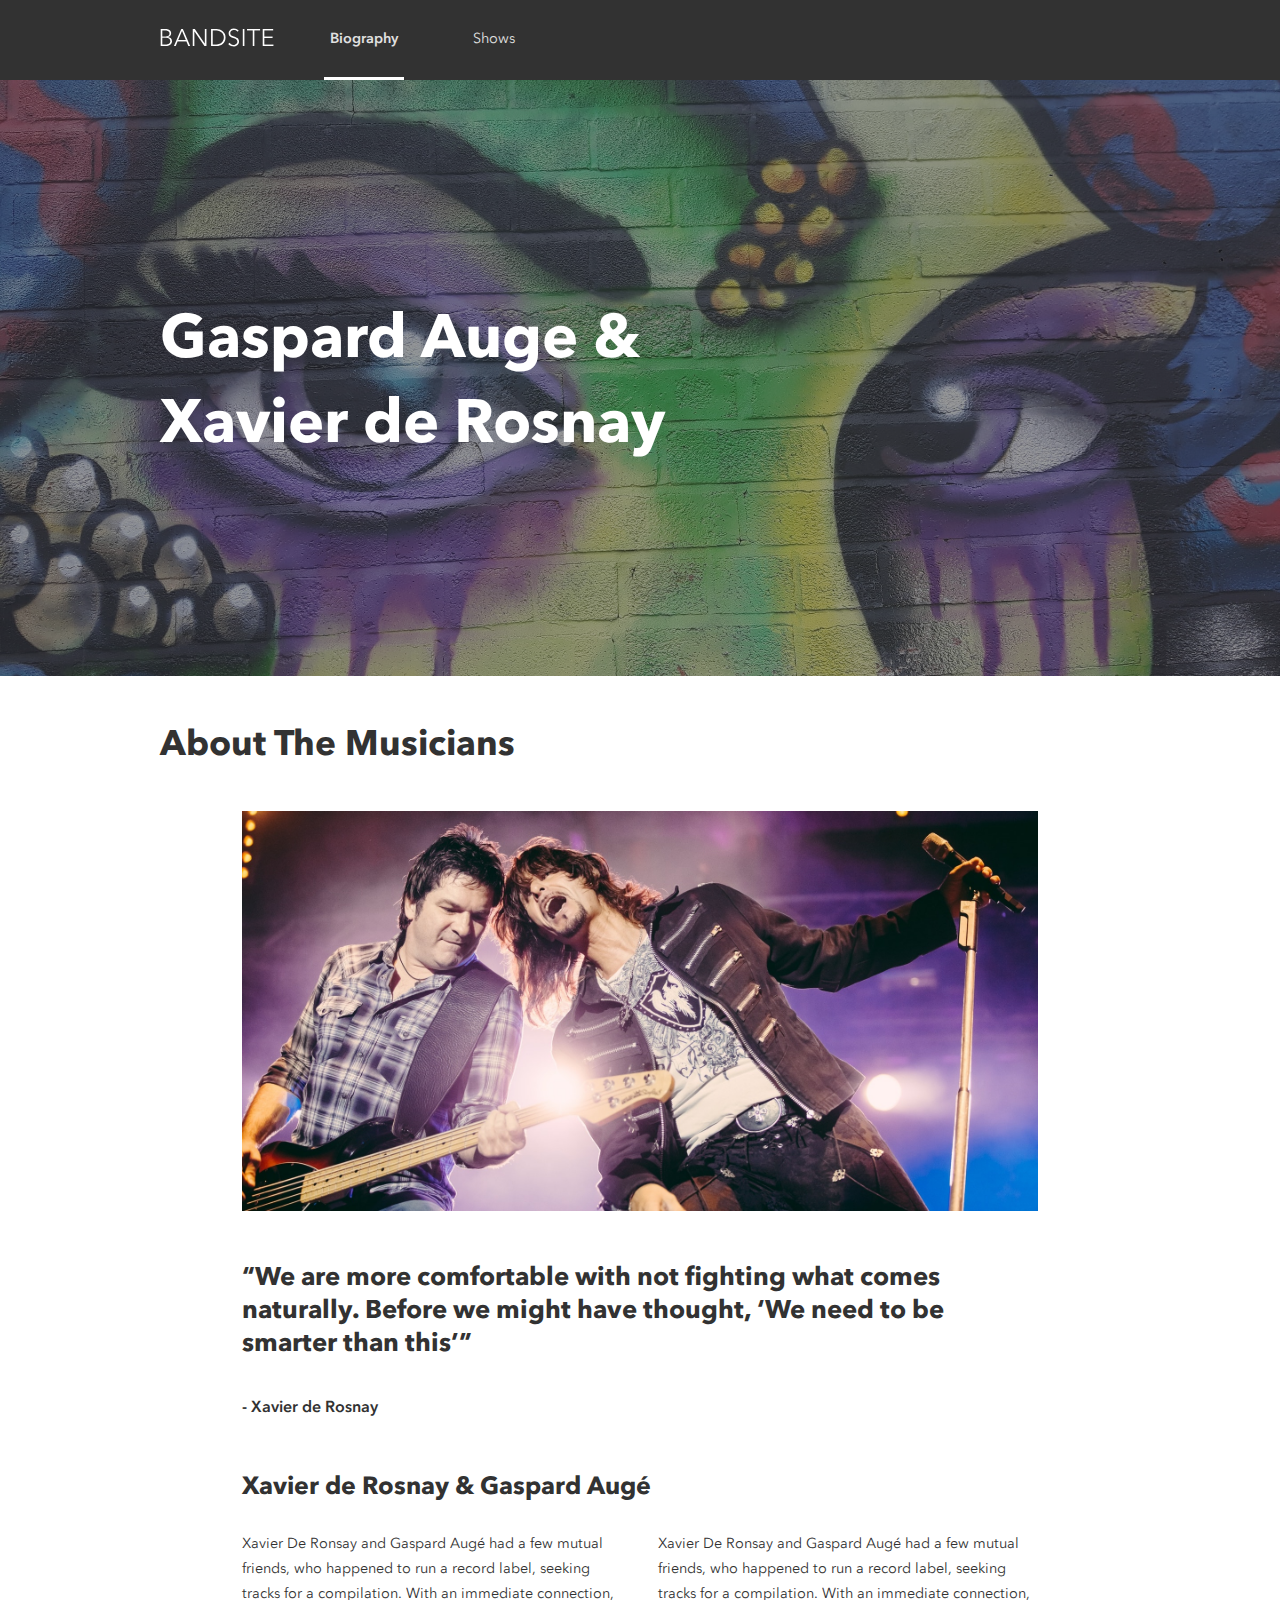
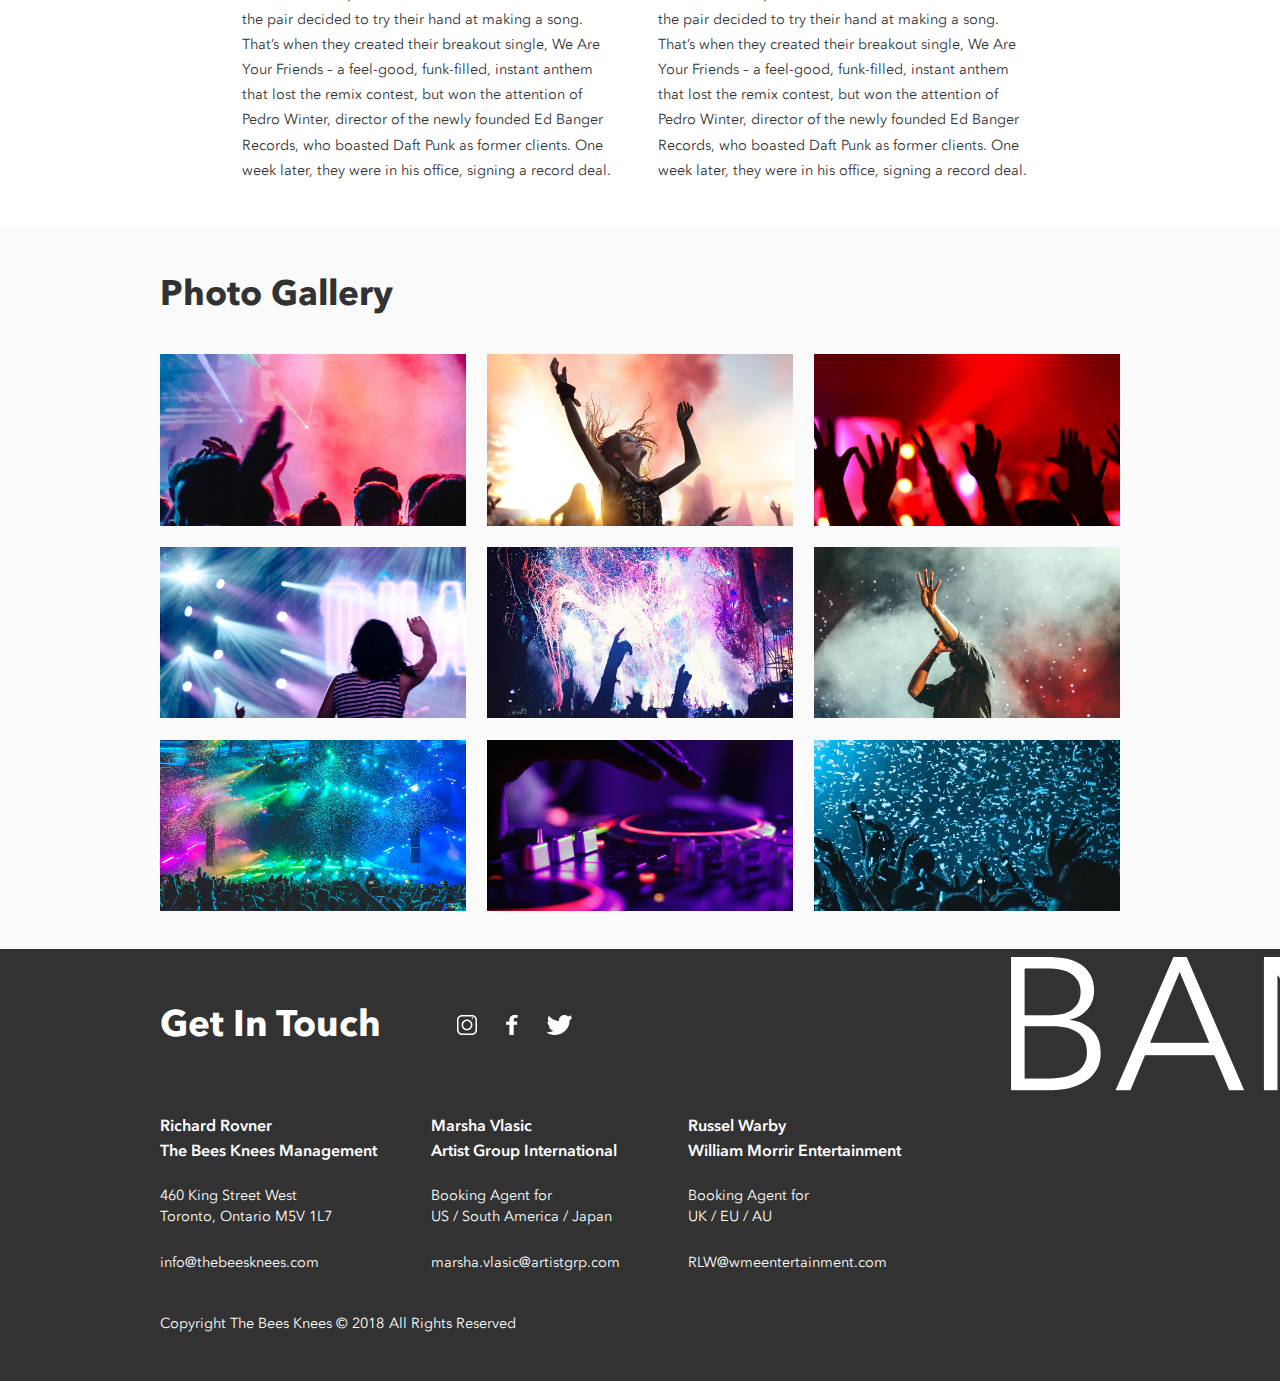
<file: Sprint-One/index.html>
<!DOCTYPE html>
<html lang="en">
<head>
    <meta charset="UTF-8">
    <meta name="viewport" content="width=device-width, initial-scale=1.0">
    <link rel="stylesheet" href="Styles/main.css">
    <title>BandSite</title>
</head>
<body>

<header class="header">
    <div class="header__logo">
        <a href="index.html" class="header__logo-link"><img class="header__logo-img" src="./Assets/Logo/Logo-bandsite.svg" alt="Logo that says BANDSITE in block letters that are white on a faded black background."></a>
    </div>    
    <nav class="header__nav">
        <ul class="header__nav-list">
            <li class="header__list-item header__list-item--active">
                <a href="index.html" class="header__link">Biography</a>
            </li>
            <li class="header__list-item">
                <a href="index.html" class="header__link">Shows</a>
            </li>
        </ul>
    </nav>
</header>
    
<div class="hero">
    <div class="hero__img-container">
        <h1 class="hero__text">Gaspard Auge & Xavier de Rosnay</h1>
        <div class="hero__overlay"></div>
    </div>
</div>

<div class="main">
    <h2 class="main__title">About The Musicians</h2>
    <img class="main__img" src="./Assets/Images/artist-image.jpg" alt="Two men performing on stage, one playing bass guitar and the other singing. Purple lights and smoke in the background.">
    <p class="main__quote">“We are more comfortable with not fighting what comes naturally. Before we might have thought, ‘We need to be smarter than this’”</p>
    <p class="main__quote-credit">- Xavier de Rosnay</p>

    <h3 class="main__about-title">Xavier de Rosnay & Gaspard Augé</h3>
        <div class="main__about-container">
            <p class="main__about-1">Xavier De Ronsay and Gaspard Augé had a few mutual friends, who happened to run a record label, seeking tracks for a compilation. With an immediate connection, the pair decided to try their hand at making a song. That’s when they created their breakout single, We Are Your Friends – a feel-good, funk-filled, instant anthem that lost the remix contest, but won the attention of Pedro Winter, director of the newly founded Ed Banger Records, who boasted Daft Punk as former clients. One week later, they were in his office, signing a record deal.</p>
            <p class="main__about-2">Xavier De Ronsay and Gaspard Augé had a few mutual friends, who happened to run a record label, seeking tracks for a compilation. With an immediate connection, the pair decided to try their hand at making a song. That’s when they created their breakout single, We Are Your Friends – a feel-good, funk-filled, instant anthem that lost the remix contest, but won the attention of Pedro Winter, director of the newly founded Ed Banger Records, who boasted Daft Punk as former clients. One week later, they were in his office, signing a record deal.</p>
        </div>
</div>

<div class="gallery">
    <h4 class="gallery__title">Photo Gallery</h4>
    <div class="gallery__container">
        <img class="gallery__img" src="Assets/Images/Photo-gallery-1.jpg" alt="Crowd at a concert, only heads and hand are seen, purple and pink lights with smoke in background.">
        <img class="gallery__img" src="Assets/Images/Photo-gallery-2.jpg" alt="Woman at a concert, she's smiling and her hands are in the air, pink and yellow lights with smoke in background.">
        <img class="gallery__img" src="Assets/Images/Photo-gallery-3.jpg" alt="Silhuoette of hands from a crowd, red lights shine in background.">
        <img class="gallery__img" src="Assets/Images/Photo-gallery-4.jpg" alt="The back of a person watching a concert is shown, with right hand in the air, blue and purple lights.">
        <img class="gallery__img" src="Assets/Images/Photo-gallery-5.jpg" alt="Hands of crowd at a concert, colorful streamers are flying in the air and bright lights are shining.">
        <img class="gallery__img" src="Assets/Images/Photo-gallery-6.jpg" alt="Singer holding microphone is shown on stage holding up four fingers, white smoke and lights in background.">
        <img class="gallery__img" src="Assets/Images/Photo-gallery-7.jpg" alt="Concert stage is shown with heads and hands of people in the crowd watching, rainbow lights and confetti over the stage.">
        <img class="gallery__img" src="Assets/Images/Photo-gallery-8.jpg" alt="Mix table is shown with lights illuminating dials and buttons, and hand of DJ reaching over top.">
        <img class="gallery__img" src="Assets/Images/Photo-gallery-9.jpg" alt="Concert crowd is shown with hands in the air, confetti flies overhead and bluw lights shine.">
    </div>
</div>

<footer class="footer">
    <div class="footer__social">
        <h5 class="footer__social-title">Get In Touch</h5>
        <div class="footer__social-icons">
            <a href="http://instagram.com"><img src="./Assets/Icons/SVG/Icon-instagram.svg"></a>
            <a href="http://facebook.com"><img src="./Assets/Icons/SVG/Icon-facebook.svg"></a>
            <a href="http://twitter.com"><img src="./Assets/Icons/SVG/Icon-twitter.svg"></a>
        </div>
        <div class="footer__social-logo">
            <img src="./Assets/Logo/Logo-bandsite.svg">
        </div>
    </div>
        <div class="footer__contact-container">
            <div class="footer__contact footer__contact-desktop">
                <p class="footer__contact-name">Richard Rovner</p>
                <p class="footer__contact-company">The Bees Knees Management</p>
                <p class="footer__contact-info">460 King Street West</p>
                <p class="footer__contact-info">Toronto, Ontario M5V 1L7</p>
                <p class="footer__contact-email">info@thebeesknees.com</p>
            </div>
            <div class="footer__contact footer__contact-tablet">
                <p class="footer__contact-name">Marsha Vlasic</p>
                <p class="footer__contact-company">Artist Group International</p>
                <p class="footer__contact-info">Booking Agent for</p>
                <p class="footer__contact-info">US / South America / Japan</p>
                <p class="footer__contact-email">marsha.vlasic@artistgrp.com</p>
            </div>
            <div class="footer__contact">
                <p class="footer__contact-name">Russel Warby</p>
                <p class="footer__contact-company">William Morrir Entertainment</p>
                <p class="footer__contact-info">Booking Agent for</p>
                <p class="footer__contact-info">UK / EU / AU</p>
                <p class="footer__contact-email">RLW@wmeentertainment.com</p>
            </div>
        </div>
        <div class="footer__copyright">
            <p class="footer__copyright-info">Copyright The Bees Knees © 2018</p>
            <p class="footer__copyright-info">All Rights Reserved</p>
        </div>
</footer>

</body>
</html>
</file>
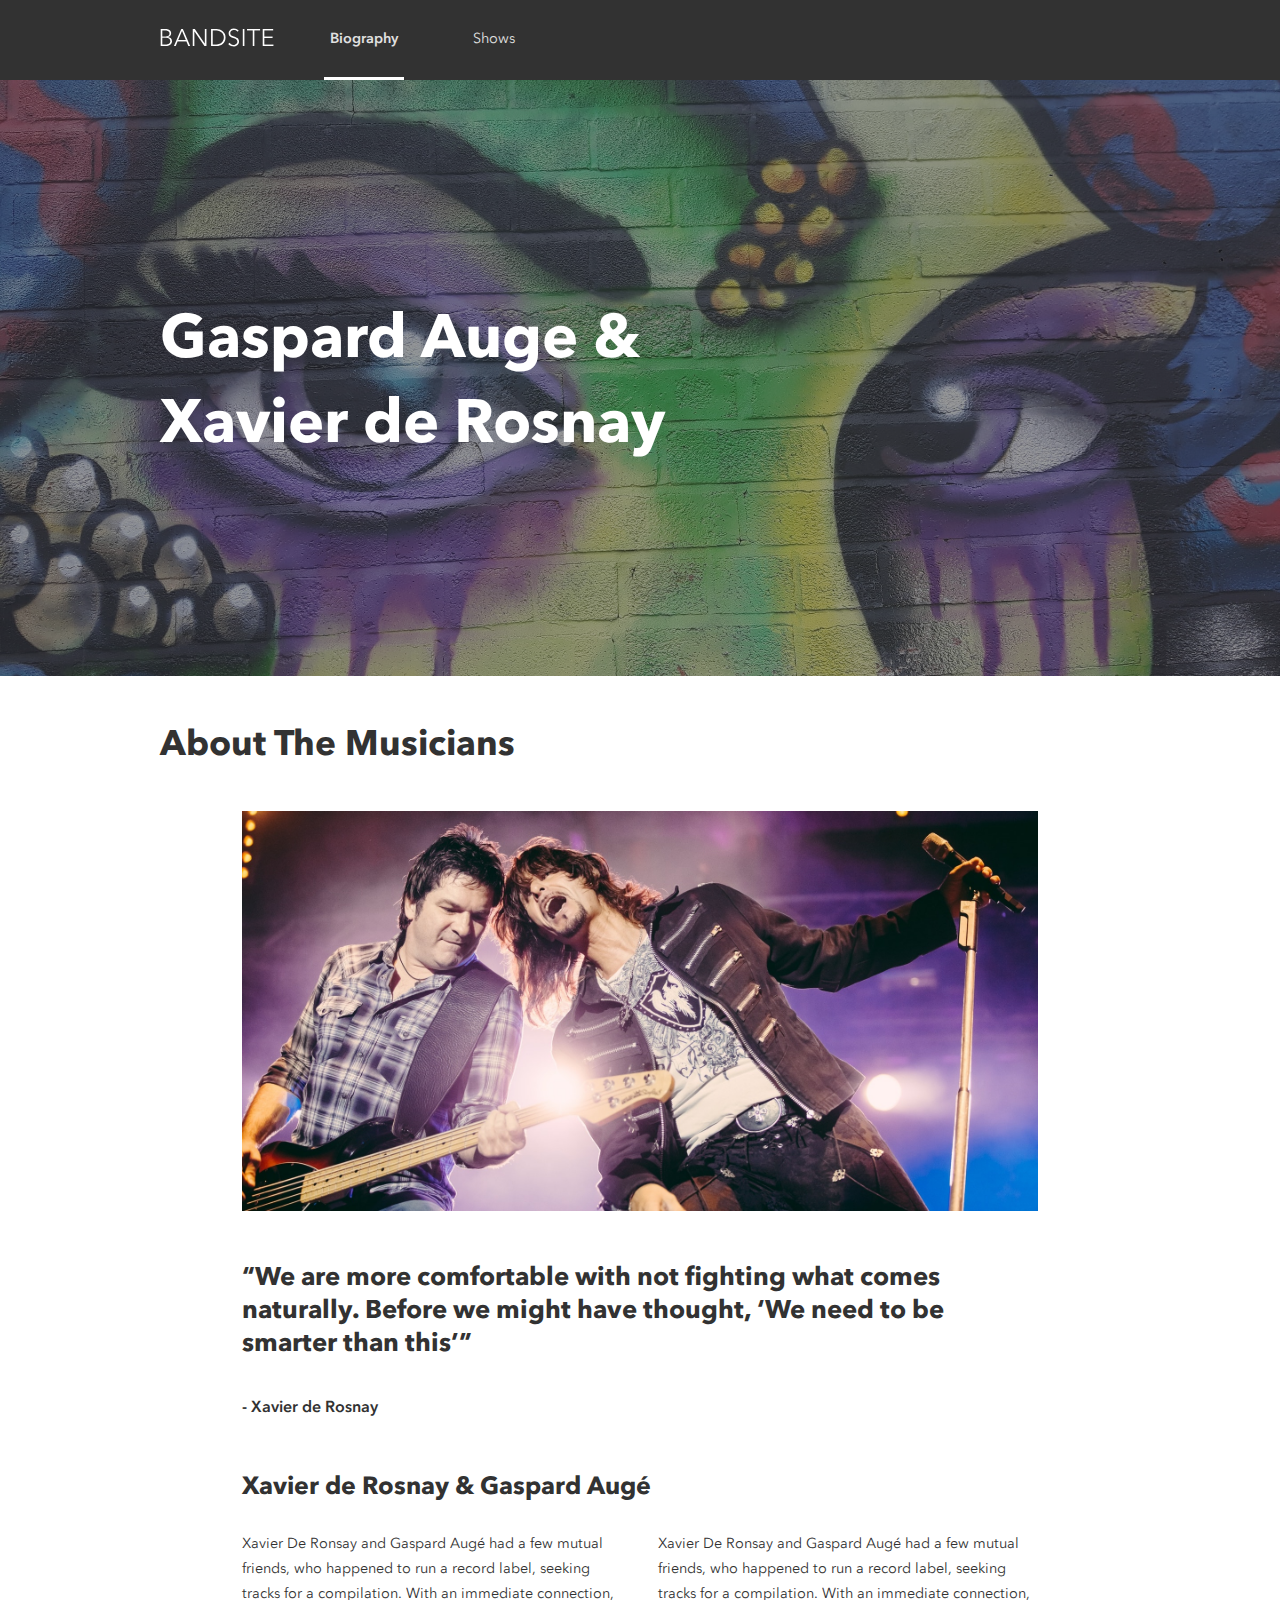
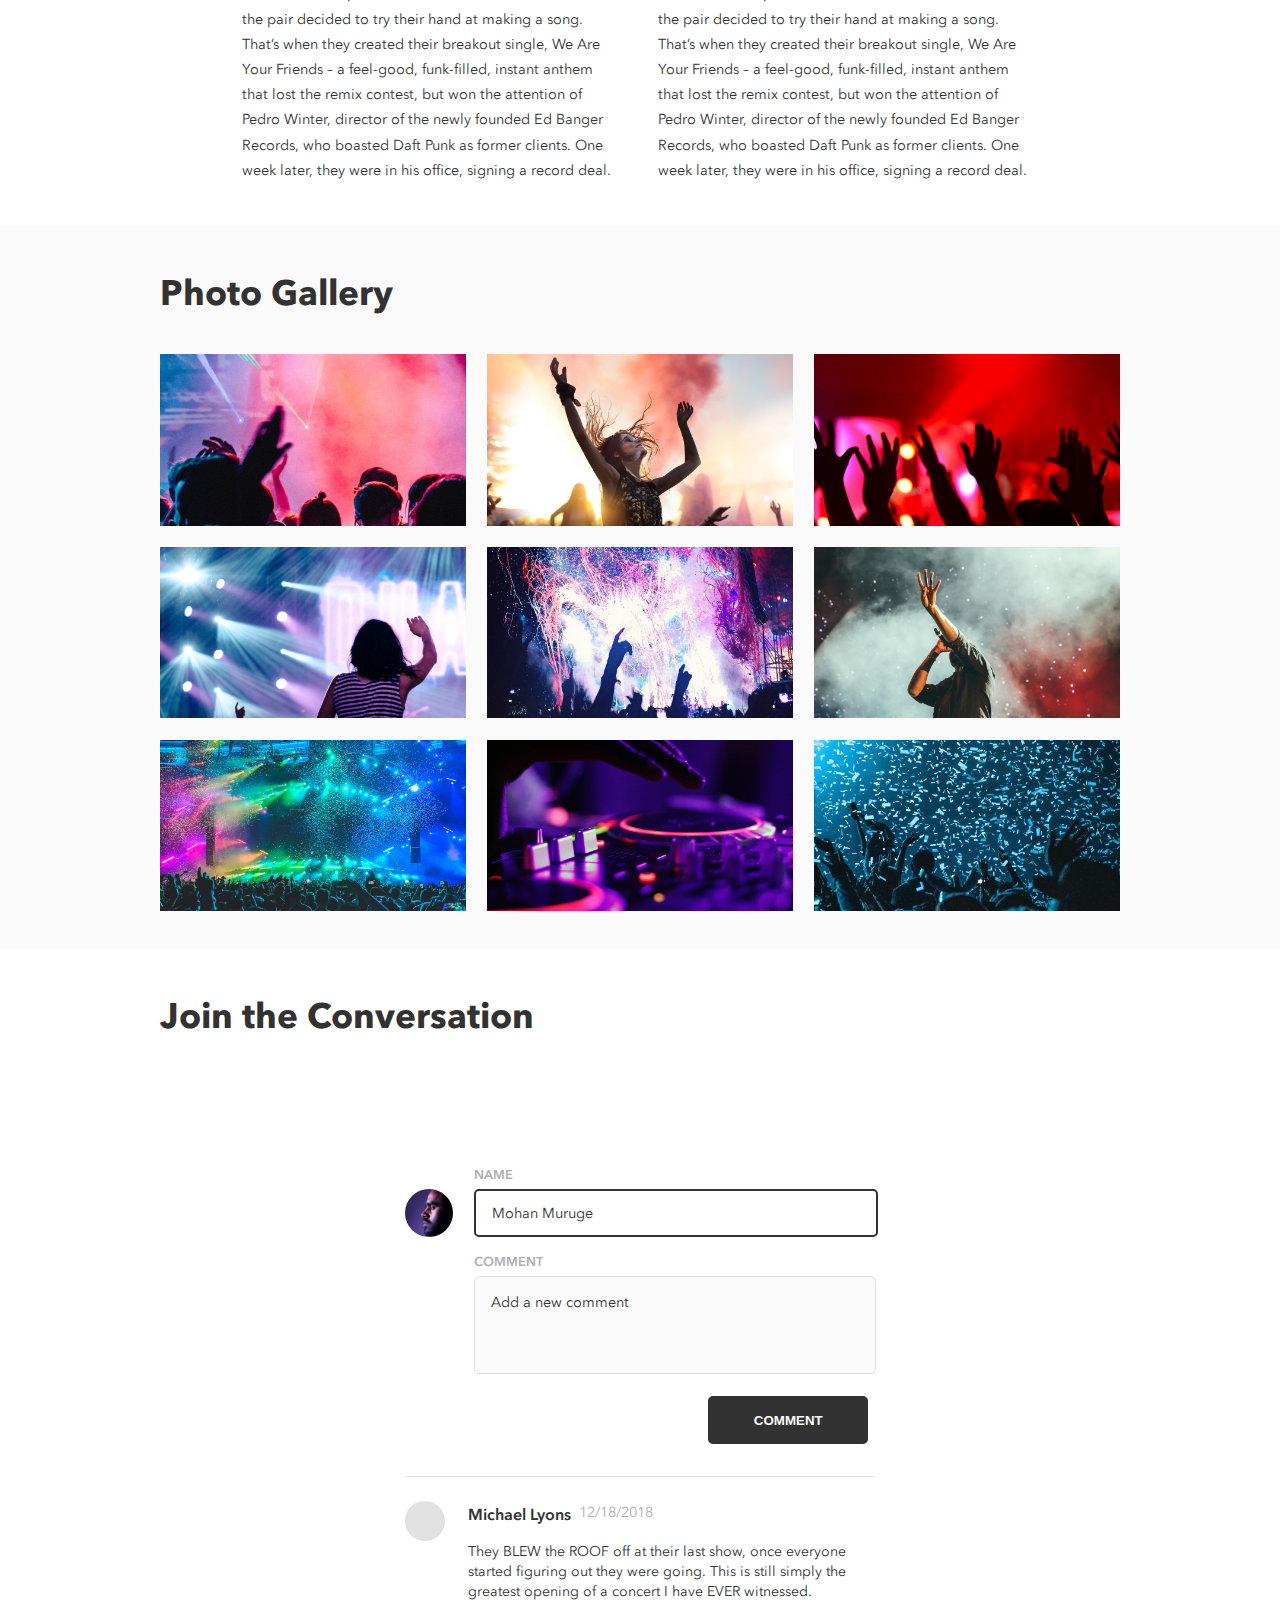
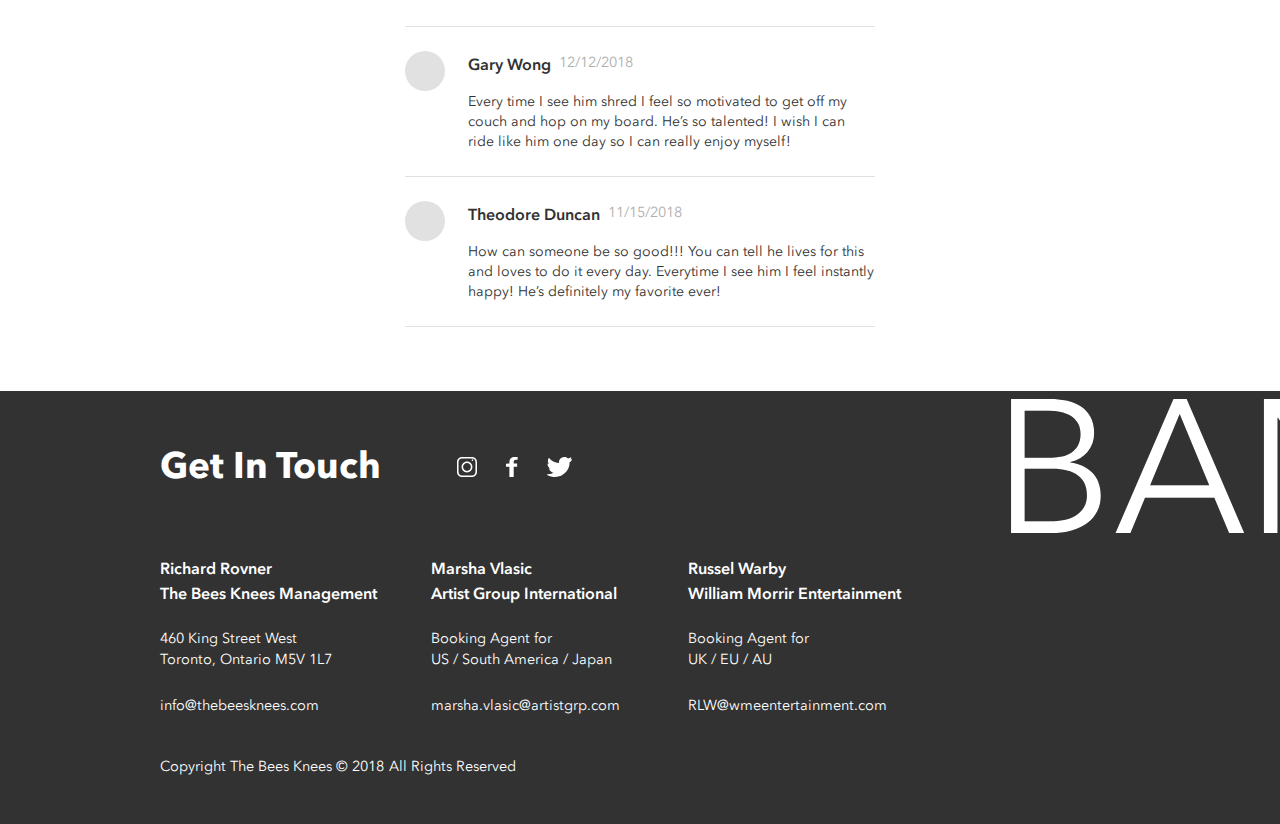
<file: Sprint-Two/index.html>
<!DOCTYPE html>
<html lang="en">
<head>
    <meta charset="UTF-8">
    <meta name="viewport" content="width=device-width, initial-scale=1.0">
    <link rel="stylesheet" href="Styles/main.css">
    <title>BandSite</title>
</head>
<body>

<header class="header">
    <div class="header__logo">
        <a href="index.html" class="header__logo-link"><img class="header__logo-img" src="./Assets/Logo/Logo-bandsite.svg" alt="Logo that says BANDSITE in block letters that are white on a faded black background."></a>
    </div>    
    <nav class="header__nav">
        <ul class="header__nav-list">
            <li class="header__list-item header__list-item--active">
                <a href="index.html" class="header__link">Biography</a>
            </li>
            <li class="header__list-item">
                <a href="./Pages/shows.html" class="header__link">Shows</a>
            </li>
        </ul>
    </nav>
</header>
    
<div class="hero">
    <div class="hero__img-container">
        <h1 class="hero__text">Gaspard Auge & Xavier de Rosnay</h1>
        <div class="hero__overlay"></div>
    </div>
</div>

<div class="main">
    <h2 class="main__title">About The Musicians</h2>
    <img class="main__img" src="./Assets/Images/artist-image.jpg" alt="Two men performing on stage, one playing bass guitar and the other singing. Purple lights and smoke in the background.">
    <p class="main__quote">“We are more comfortable with not fighting what comes naturally. Before we might have thought, ‘We need to be smarter than this’”</p>
    <p class="main__quote-credit">- Xavier de Rosnay</p>

    <h3 class="main__about-title">Xavier de Rosnay & Gaspard Augé</h3>
    <div class="main__about-container">
        <p class="main__about-1">Xavier De Ronsay and Gaspard Augé had a few mutual friends, who happened to run a record label, seeking tracks for a compilation. With an immediate connection, the pair decided to try their hand at making a song. That’s when they created their breakout single, We Are Your Friends – a feel-good, funk-filled, instant anthem that lost the remix contest, but won the attention of Pedro Winter, director of the newly founded Ed Banger Records, who boasted Daft Punk as former clients. One week later, they were in his office, signing a record deal.</p>
        <p class="main__about-2">Xavier De Ronsay and Gaspard Augé had a few mutual friends, who happened to run a record label, seeking tracks for a compilation. With an immediate connection, the pair decided to try their hand at making a song. That’s when they created their breakout single, We Are Your Friends – a feel-good, funk-filled, instant anthem that lost the remix contest, but won the attention of Pedro Winter, director of the newly founded Ed Banger Records, who boasted Daft Punk as former clients. One week later, they were in his office, signing a record deal.</p>
    </div>
</div>

<div class="gallery">
    <h4 class="gallery__title">Photo Gallery</h4>
    <div class="gallery__container">
        <img class="gallery__img" src="Assets/Images/Photo-gallery-1.jpg" alt="Crowd at a concert, only heads and hand are seen, purple and pink lights with smoke in background.">
        <img class="gallery__img" src="Assets/Images/Photo-gallery-2.jpg" alt="Woman at a concert, she's smiling and her hands are in the air, pink and yellow lights with smoke in background.">
        <img class="gallery__img" src="Assets/Images/Photo-gallery-3.jpg" alt="Silhuoette of hands from a crowd, red lights shine in background.">
        <img class="gallery__img" src="Assets/Images/Photo-gallery-4.jpg" alt="The back of a person watching a concert is shown, with right hand in the air, blue and purple lights.">
        <img class="gallery__img" src="Assets/Images/Photo-gallery-5.jpg" alt="Hands of crowd at a concert, colorful streamers are flying in the air and bright lights are shining.">
        <img class="gallery__img" src="Assets/Images/Photo-gallery-6.jpg" alt="Singer holding microphone is shown on stage holding up four fingers, white smoke and lights in background.">
        <img class="gallery__img" src="Assets/Images/Photo-gallery-7.jpg" alt="Concert stage is shown with heads and hands of people in the crowd watching, rainbow lights and confetti over the stage.">
        <img class="gallery__img" src="Assets/Images/Photo-gallery-8.jpg" alt="Mix table is shown with lights illuminating dials and buttons, and hand of DJ reaching over top.">
        <img class="gallery__img" src="Assets/Images/Photo-gallery-9.jpg" alt="Concert crowd is shown with hands in the air, confetti flies overhead and blue lights shine.">
    </div>
</div>

<div class="comments">
    <h4 class="comments__title">Join the Conversation</h4>
    <div class="comments__form-container">
        <form name="commentsForm" id="commentsForm">
            <label for="name">NAME</label>
            <div class="comments__form-avatar-container"></div>
            <input class="comments__form-name" type="text" name="name" placeholder="Mohan Muruge">
            <label for="comment">COMMENT</label>
            <textarea class="comments__form-text" name="comment" placeholder="Add a new comment"></textarea>
            <button type="submit" class="comments__button">COMMENT</button>
        </form>
    </div>
</div>

<footer class="footer">
    <div class="footer__social">
        <h5 class="footer__social-title">Get In Touch</h5>
        <div class="footer__social-icons">
            <a href="http://instagram.com"><img src="./Assets/Icons/SVG/Icon-instagram.svg"></a>
            <a href="http://facebook.com"><img src="./Assets/Icons/SVG/Icon-facebook.svg"></a>
            <a href="http://twitter.com"><img src="./Assets/Icons/SVG/Icon-twitter.svg"></a>
        </div>
        <div class="footer__social-logo">
            <img src="./Assets/Logo/Logo-bandsite.svg">
        </div>
    </div>
        <div class="footer__contact-container">
            <div class="footer__contact footer__contact-desktop">
                <p class="footer__contact-name">Richard Rovner</p>
                <p class="footer__contact-company">The Bees Knees Management</p>
                <p class="footer__contact-info">460 King Street West</p>
                <p class="footer__contact-info">Toronto, Ontario M5V 1L7</p>
                <p class="footer__contact-email">info@thebeesknees.com</p>
            </div>
            <div class="footer__contact footer__contact-tablet">
                <p class="footer__contact-name">Marsha Vlasic</p>
                <p class="footer__contact-company">Artist Group International</p>
                <p class="footer__contact-info">Booking Agent for</p>
                <p class="footer__contact-info">US / South America / Japan</p>
                <p class="footer__contact-email">marsha.vlasic@artistgrp.com</p>
            </div>
            <div class="footer__contact">
                <p class="footer__contact-name">Russel Warby</p>
                <p class="footer__contact-company">William Morrir Entertainment</p>
                <p class="footer__contact-info">Booking Agent for</p>
                <p class="footer__contact-info">UK / EU / AU</p>
                <p class="footer__contact-email">RLW@wmeentertainment.com</p>
            </div>
        </div>
        <div class="footer__copyright">
            <p class="footer__copyright-info">Copyright The Bees Knees © 2018</p>
            <p class="footer__copyright-info">All Rights Reserved</p>
        </div>
</footer>

<script src="Scripts/build-comment-section.js"></script>
</body>
</html>
</file>
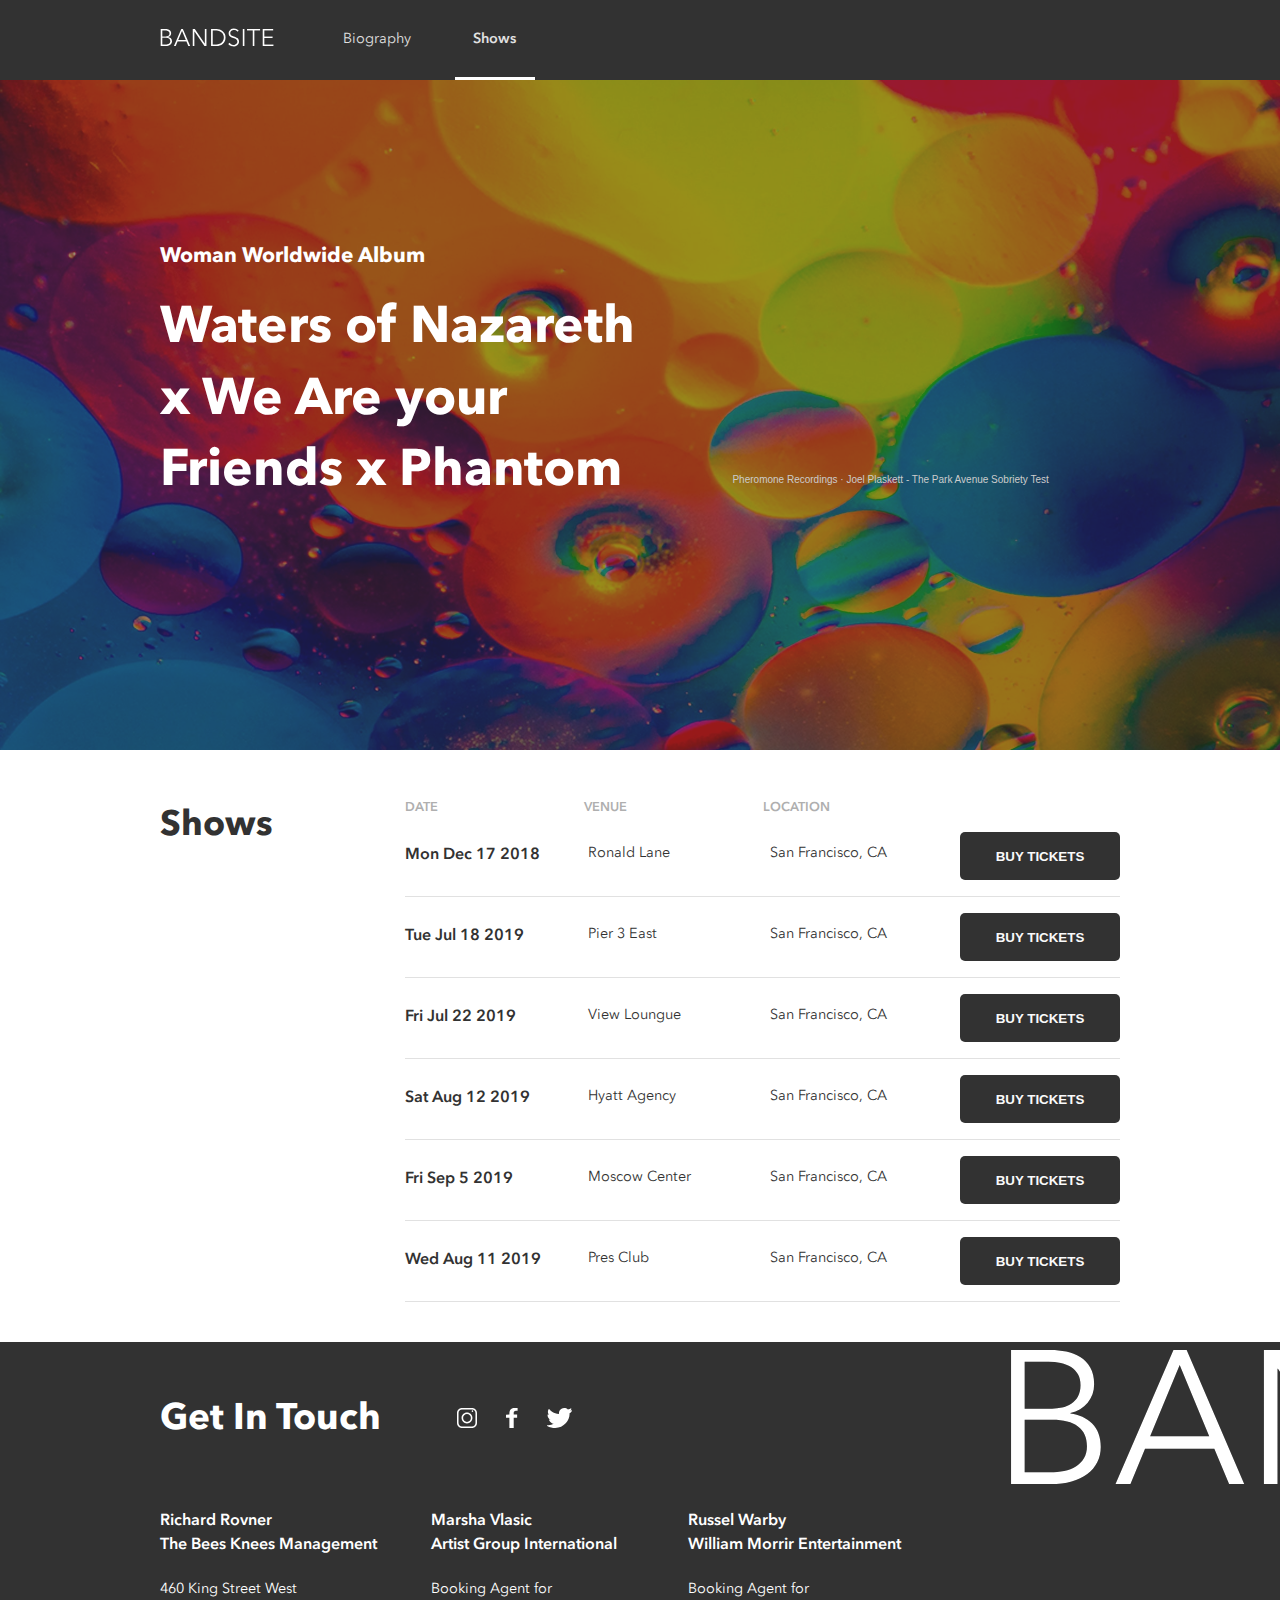
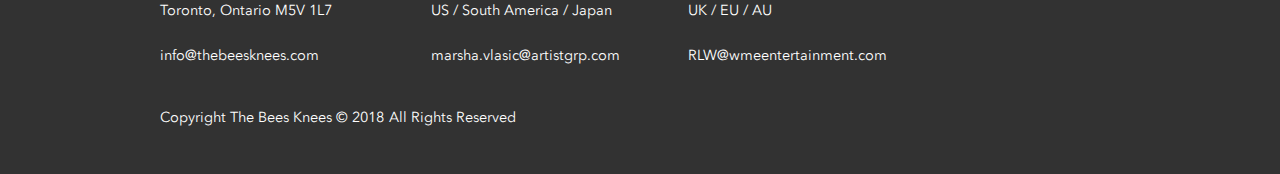
<file: Sprint-Two/Pages/shows.html>
<!DOCTYPE html>
<html lang="en">
<head>
    <meta charset="UTF-8">
    <meta name="viewport" content="width=device-width, initial-scale=1.0">
    <link rel="stylesheet" href="../Styles/shows.css">
    <title>BandSite - Shows</title>
</head>
<body>
    <header class="header">
        <div class="header__logo">
            <a href="../index.html" class="header__logo-link"><img class="header__logo-img" src="../Assets/Logo/Logo-bandsite.svg" alt="Logo that says BANDSITE in block letters that are white on a faded black background."></a>
        </div>    
        <nav class="header__nav">
            <ul class="header__nav-list">
                <li class="header__list-item">
                    <a href="../index.html" class="header__link">Biography</a>
                </li>
                <li class="header__list-item header__list-item--active">
                    <a href="../Pages/shows.html" class="header__link">Shows</a>
                </li>
            </ul>
        </nav>
    </header>
        
    <div class="hero">
        <div class="hero__img-container">
            <p class="hero__text">Woman Worldwide Album</p>
            <h1 class="hero__text-large">Waters of Nazareth x We Are your Friends x Phantom</h1>
            <div class="hero__soundcloud">
                <iframe width="100%" height="166" scrolling="no" frameborder="no" allow="autoplay" src="https://w.soundcloud.com/player/?url=https%3A//api.soundcloud.com/tracks/186849124&color=%23ff5500&auto_play=false&hide_related=false&show_comments=true&show_user=true&show_reposts=false&show_teaser=true"></iframe><div style="font-size: 10px; color: #cccccc;line-break: anywhere;word-break: normal;overflow: hidden;white-space: nowrap;text-overflow: ellipsis; font-family: Interstate,Lucida Grande,Lucida Sans Unicode,Lucida Sans,Garuda,Verdana,Tahoma,sans-serif;font-weight: 100;"><a href="https://soundcloud.com/pheromonerecordings" title="Pheromone Recordings" target="_blank" style="color: #cccccc; text-decoration: none;">Pheromone Recordings</a> · <a href="https://soundcloud.com/pheromonerecordings/the-park-avenue-sobriety-test" title="Joel Plaskett - The Park Avenue Sobriety Test" target="_blank" style="color: #cccccc; text-decoration: none;">Joel Plaskett - The Park Avenue Sobriety Test</a></div>
            </div>
            <div class="hero__overlay"></div>
        </div>
    </div>
    
    <div class="shows">
    </div>

    <footer class="footer">
        <div class="footer__social">
            <h5 class="footer__social-title">Get In Touch</h5>
            <div class="footer__social-icons">
                <a href="http://instagram.com"><img src="../Assets/Icons/SVG/Icon-instagram.svg"></a>
                <a href="http://facebook.com"><img src="../Assets/Icons/SVG/Icon-facebook.svg"></a>
                <a href="http://twitter.com"><img src="../Assets/Icons/SVG/Icon-twitter.svg"></a>
            </div>
            <div class="footer__social-logo">
                <img src="../Assets/Logo/Logo-bandsite.svg">
            </div>
        </div>
            <div class="footer__contact-container">
                <div class="footer__contact footer__contact-desktop">
                    <p class="footer__contact-name">Richard Rovner</p>
                    <p class="footer__contact-company">The Bees Knees Management</p>
                    <p class="footer__contact-info">460 King Street West</p>
                    <p class="footer__contact-info">Toronto, Ontario M5V 1L7</p>
                    <p class="footer__contact-email">info@thebeesknees.com</p>
                </div>
                <div class="footer__contact footer__contact-tablet">
                    <p class="footer__contact-name">Marsha Vlasic</p>
                    <p class="footer__contact-company">Artist Group International</p>
                    <p class="footer__contact-info">Booking Agent for</p>
                    <p class="footer__contact-info">US / South America / Japan</p>
                    <p class="footer__contact-email">marsha.vlasic@artistgrp.com</p>
                </div>
                <div class="footer__contact">
                    <p class="footer__contact-name">Russel Warby</p>
                    <p class="footer__contact-company">William Morrir Entertainment</p>
                    <p class="footer__contact-info">Booking Agent for</p>
                    <p class="footer__contact-info">UK / EU / AU</p>
                    <p class="footer__contact-email">RLW@wmeentertainment.com</p>
                </div>
            </div>
            <div class="footer__copyright">
                <p class="footer__copyright-info">Copyright The Bees Knees © 2018</p>
                <p class="footer__copyright-info">All Rights Reserved</p>
            </div>
    </footer>

    <script src="../Scripts/build-shows-page.js"></script>
</body>
</html>
</file>
<file: Sprint-One/Styles/main.css>
@font-face {
  font-family: 'Avenir Next';
  src: url(../Assets/Fonts/Linotype-AvenirNextLTPro.ttf);
}

@font-face {
  font-family: 'Avenir Next';
  src: url(../Assets/Fonts/Linotype-AvenirNextLTProDemi.ttf);
  font-weight: 600;
}

@font-face {
  font-family: 'Avenir Next';
  src: url(../Assets/Fonts/Linotype-AvenirNextLTProBold.ttf);
  font-weight: 700;
}

html,
body {
  margin: 0;
  padding: 0;
  -webkit-box-sizing: border-box;
          box-sizing: border-box;
  font-family: "Avenir Next", Arial, sans-serif;
}

.header {
  background-color: #323232;
  display: -webkit-box;
  display: -ms-flexbox;
  display: flex;
  -webkit-box-orient: vertical;
  -webkit-box-direction: normal;
      -ms-flex-direction: column;
          flex-direction: column;
  -webkit-box-pack: justify;
      -ms-flex-pack: justify;
          justify-content: space-between;
  -webkit-box-align: center;
      -ms-flex-align: center;
          align-items: center;
  width: 100vw;
  height: 80px;
}

@media screen and (min-width: 768px) {
  .header {
    -webkit-box-orient: horizontal;
    -webkit-box-direction: normal;
        -ms-flex-direction: row;
            flex-direction: row;
    -webkit-box-pack: start;
        -ms-flex-pack: start;
            justify-content: flex-start;
  }
}

.header__logo {
  -ms-flex-item-align: start;
      align-self: flex-start;
  margin: 16px auto 0 auto;
}

@media screen and (min-width: 768px) {
  .header__logo {
    margin: auto 10vw auto 3.125vw;
  }
}

@media screen and (min-width: 1200px) {
  .header__logo {
    margin: auto 3.8889vw auto 12.5vw;
  }
}

.header__logo-link {
  outline: none;
}

.header__nav {
  -ms-flex-item-align: end;
      align-self: flex-end;
}

.header__nav-list {
  display: -webkit-box;
  display: -ms-flexbox;
  display: flex;
  -ms-flex-pack: distribute;
      justify-content: space-around;
  list-style-type: none;
  padding: 0;
  margin: 0;
}

.header__list-item {
  font-size: 0.9rem;
  text-align: center;
  width: 50vw;
  padding-bottom: 2.5vw;
  margin: 0;
}

.header__list-item:hover {
  background-color: #A54EFF;
}

@media screen and (min-width: 768px) {
  .header__list-item {
    width: 10vw;
    padding-bottom: 3.5vw;
    margin: 0 0 0 7.5vw;
  }
}

@media screen and (min-width: 1200px) {
  .header__list-item {
    width: 80px;
    padding-bottom: 28px;
    margin: 0 0 0 3.8889vw;
  }
}

.header__list-item--active {
  font-weight: 600;
  border-bottom: solid 3px #FFFFFF;
  margin: 0;
}

.header__link {
  color: #E1E1E1;
  text-decoration: none;
}

.hero {
  width: 100%;
  height: 57.1875vw;
}

@media screen and (min-width: 768px) {
  .hero {
    height: 52.0834vw;
  }
}

@media screen and (min-width: 1200px) {
  .hero {
    height: 46.5278vw;
  }
}

.hero__img-container {
  width: 100%;
  height: 100%;
  background-image: url(../Assets/Images/album-hero.jpg);
  background-size: cover;
  background-repeat: no-repeat;
  position: relative;
  display: -webkit-box;
  display: -ms-flexbox;
  display: flex;
  -webkit-box-align: center;
      -ms-flex-align: center;
          align-items: center;
}

.hero__overlay {
  width: 100%;
  height: 100%;
  background-color: rgba(50, 50, 50, 0.5);
  position: absolute;
}

.hero__text {
  color: #FFFFFF;
  font-weight: 700;
  font-size: 1.5rem;
  width: 215px;
  margin-left: 5vw;
  line-height: 1.3;
  z-index: 1;
}

@media screen and (min-width: 768px) {
  .hero__text {
    font-size: 3.8rem;
    width: 550px;
    margin-left: 3.125vw;
    line-height: 1.3;
  }
}

@media screen and (min-width: 1200px) {
  .hero__text {
    margin-left: 12.5vw;
    line-height: 1.4;
  }
}

.main {
  width: 100vw;
}

.main__title {
  color: #323232;
  font-size: 1.5rem;
  font-weight: 700;
  margin: 10vw 0 7.5vw 5vw;
}

@media screen and (min-width: 768px) {
  .main__title {
    font-size: 2.2rem;
    margin: 5vw 0 3.5vw 3.125vw;
  }
}

@media screen and (min-width: 1200px) {
  .main__title {
    margin: 3.3333vw 0 3.3333vw 12.5vw;
  }
}

.main__img {
  width: 90vw;
  margin: 0 5vw;
}

@media screen and (min-width: 768px) {
  .main__img {
    height: 47.1355vw;
    width: 93.75vw;
    margin: 0 3.125vw;
  }
}

@media screen and (min-width: 1200px) {
  .main__img {
    height: 31.25vw;
    width: 62.223vw;
    margin: 0 18.875vw;
  }
}

.main__quote {
  color: #323232;
  font-size: 1rem;
  font-weight: 600;
  margin: 7.5vw 5vw 10vw 5vw;
}

@media screen and (min-width: 768px) {
  .main__quote {
    font-size: 1.5rem;
    font-weight: 700;
    margin: 5vw 3.125vw 5vw 3.125vw;
    line-height: 1.3;
  }
}

@media screen and (min-width: 1200px) {
  .main__quote {
    font-size: 1.6rem;
    margin: 3.3333vw 18.875vw 2.7778vw 18.875vw;
  }
}

.main__quote-credit {
  color: #323232;
  font-size: 0.85rem;
  margin: 0 0 12.5vw 5vw;
  font-weight: 600;
}

@media screen and (min-width: 768px) {
  .main__quote-credit {
    font-size: 1rem;
    margin: 0 0 5vw 3.125vw;
  }
}

@media screen and (min-width: 1200px) {
  .main__quote-credit {
    margin: 0 0 3.8889vw 18.875vw;
  }
}

.main__about-title {
  color: #323232;
  font-size: 1rem;
  font-weight: 600;
  margin: 0 0 7.5vw 5vw;
}

@media screen and (min-width: 768px) {
  .main__about-title {
    font-size: 1.5rem;
    font-weight: 700;
    margin: 0 0 3.5vw 3.125vw;
  }
}

@media screen and (min-width: 1200px) {
  .main__about-title {
    font-size: 1.55rem;
    margin: 0 0 2.2222vw 18.875vw;
  }
}

.main__about-container {
  width: 100vw;
}

@media screen and (min-width: 768px) {
  .main__about-container {
    display: -webkit-box;
    display: -ms-flexbox;
    display: flex;
  }
}

.main__about-1 {
  color: #323232;
  font-size: 0.76rem;
  line-height: 1.3;
  margin: 0 5vw 7.5vw 5vw;
}

@media screen and (min-width: 768px) {
  .main__about-1 {
    font-size: 0.88rem;
    line-height: 1.5;
    margin: 0 0 1vw 3.125vw;
  }
}

@media screen and (min-width: 1200px) {
  .main__about-1 {
    font-size: 0.9rem;
    line-height: 1.75;
    margin: 0 0 0 18.875vw;
  }
}

.main__about-2 {
  color: #323232;
  font-size: 0.76rem;
  line-height: 1.3;
  margin: 0 5vw 12.5vw 5vw;
}

@media screen and (min-width: 768px) {
  .main__about-2 {
    font-size: 0.88rem;
    line-height: 1.5;
    margin: 0 3.125vw 1vw 3.125vw;
  }
}

@media screen and (min-width: 1200px) {
  .main__about-2 {
    font-size: 0.9rem;
    line-height: 1.75;
    margin: 0 18.875vw 0 2.7778vw;
  }
}

.gallery {
  width: 100vw;
  background-color: #FAFAFA;
}

.gallery__title {
  color: #323232;
  font-size: 1.5rem;
  font-weight: 700;
  margin: 10vw 0 7vw 0;
  padding: 10vw 0 0 5vw;
}

@media screen and (min-width: 768px) {
  .gallery__title {
    font-size: 2.2rem;
    padding: 6vw 0 2vw 3.125vw;
    margin: 6vw 0 1.5vw 0;
  }
}

@media screen and (min-width: 1200px) {
  .gallery__title {
    padding: 3.3333vw 0 2.7778vw 12.5vw;
    margin: 3.3333vw 0 0 0;
  }
}

.gallery__container {
  width: 100vw;
  display: -webkit-box;
  display: -ms-flexbox;
  display: flex;
  -webkit-box-orient: vertical;
  -webkit-box-direction: normal;
      -ms-flex-direction: column;
          flex-direction: column;
  padding-bottom: 16px;
}

@media screen and (min-width: 768px) {
  .gallery__container {
    -webkit-box-orient: horizontal;
    -webkit-box-direction: normal;
        -ms-flex-direction: row;
            flex-direction: row;
    -ms-flex-wrap: wrap;
        flex-wrap: wrap;
  }
}

@media screen and (min-width: 1200px) {
  .gallery__container {
    width: 78.3334vw;
    margin: 0 auto;
  }
}

.gallery__img {
  width: 90vw;
  padding: 0 5vw 5vw 5vw;
}

@media screen and (min-width: 768px) {
  .gallery__img {
    width: 29.1667vw;
    padding: 0 0 3.125vw 3.125vw;
  }
}

@media screen and (min-width: 1200px) {
  .gallery__img {
    width: 23.8889vw;
    padding: 0 0 1.6667vw 1.6667vw;
  }
}

.footer {
  width: 100vw;
  background-color: #323232;
  color: #FFFFFF;
  margin: 0;
}

.footer__social {
  display: -webkit-box;
  display: -ms-flexbox;
  display: flex;
  -webkit-box-orient: vertical;
  -webkit-box-direction: normal;
      -ms-flex-direction: column;
          flex-direction: column;
}

@media screen and (min-width: 768px) {
  .footer__social {
    -webkit-box-orient: horizontal;
    -webkit-box-direction: normal;
        -ms-flex-direction: row;
            flex-direction: row;
    -webkit-box-pack: justify;
        -ms-flex-pack: justify;
            justify-content: space-between;
  }
}

.footer__social-title {
  font-size: 2.3rem;
  font-weight: 700;
  margin: 12.5vw 0 32px 3vw;
}

@media screen and (min-width: 768px) {
  .footer__social-title {
    margin: 38px 0 33px 3.125vw;
  }
}

@media screen and (min-width: 1200px) {
  .footer__social-title {
    margin: 48px 0 3.8889vw 12.5vw;
  }
}

.footer__social-icons {
  width: 40vw;
  height: 25px;
  display: -webkit-box;
  display: -ms-flexbox;
  display: flex;
  -webkit-box-pack: justify;
      -ms-flex-pack: justify;
          justify-content: space-between;
  margin: 0 0 5vw 5vw;
}

@media screen and (min-width: 768px) {
  .footer__social-icons {
    width: 17vw;
    margin: 55px 0 0 0;
  }
}

@media screen and (min-width: 1200px) {
  .footer__social-icons {
    width: 9vw;
    margin: 66px 0 0 0;
  }
}

.footer__social-logo {
  display: none;
}

@media screen and (min-width: 768px) {
  .footer__social-logo {
    display: -webkit-box;
    display: -ms-flexbox;
    display: flex;
    margin: 10px 3.125vw 0 20vw;
  }
}

@media screen and (min-width: 1200px) {
  .footer__social-logo {
    margin: 0 12.5vw 0 28vw;
  }
}

.footer__contact-container {
  width: 100vw;
}

@media screen and (min-width: 768px) {
  .footer__contact-container {
    display: -webkit-box;
    display: -ms-flexbox;
    display: flex;
  }
}

.footer__contact {
  display: -webkit-box;
  display: -ms-flexbox;
  display: flex;
  -webkit-box-orient: vertical;
  -webkit-box-direction: normal;
      -ms-flex-direction: column;
          flex-direction: column;
  margin: 16px 0 16px 3.125vw;
}

@media screen and (min-width: 768px) {
  .footer__contact-tablet {
    margin: 16px 28px 16px 38px;
  }
}

@media screen and (min-width: 1200px) {
  .footer__contact-desktop {
    margin: 16px 16px 16px 12.5vw;
  }
}

.footer__contact-name {
  font-size: 0.9rem;
  font-weight: 600;
  margin: 0;
}

@media screen and (min-width: 768px) {
  .footer__contact-name {
    font-size: 1rem;
  }
}

.footer__contact-company {
  font-size: 0.9rem;
  font-weight: 600;
  margin: 1.5px 0 24px 0;
}

@media screen and (min-width: 768px) {
  .footer__contact-company {
    font-size: 1rem;
  }
}

.footer__contact-info {
  font-size: 0.8rem;
  margin: 0 0 1.5px 0;
}

@media screen and (min-width: 768px) {
  .footer__contact-info {
    font-size: 0.9rem;
  }
}

.footer__contact-email {
  font-size: 0.8rem;
  margin: 24px 0 16px 0;
}

@media screen and (min-width: 768px) {
  .footer__contact-email {
    font-size: 0.9rem;
  }
}

.footer__copyright {
  font-size: 0.8rem;
  padding: 8px 0 40px 3.125vw;
}

@media screen and (min-width: 768px) {
  .footer__copyright {
    display: -webkit-box;
    display: -ms-flexbox;
    display: flex;
    font-size: 0.9rem;
  }
}

@media screen and (min-width: 1200px) {
  .footer__copyright {
    padding: 8px 0 40px 12.5vw;
  }
}

.footer__copyright-info {
  margin: 1.5px 0 0.5vw 0;
}

@media screen and (min-width: 768px) {
  .footer__copyright-info {
    margin: 1.5px 5px 0.5vw 0;
  }
}
/*# sourceMappingURL=main.css.map */
</file>
<file: Sprint-Two/Styles/main.css>
@font-face {
  font-family: 'Avenir Next';
  src: url(../Assets/Fonts/Linotype-AvenirNextLTPro.ttf);
}

@font-face {
  font-family: 'Avenir Next';
  src: url(../Assets/Fonts/Linotype-AvenirNextLTProDemi.ttf);
  font-weight: 600;
}

@font-face {
  font-family: 'Avenir Next';
  src: url(../Assets/Fonts/Linotype-AvenirNextLTProBold.ttf);
  font-weight: 700;
}

html,
body {
  margin: 0;
  padding: 0;
  -webkit-box-sizing: border-box;
          box-sizing: border-box;
  font-family: "Avenir Next", Arial, sans-serif;
}

.header {
  background-color: #323232;
  display: -webkit-box;
  display: -ms-flexbox;
  display: flex;
  -webkit-box-orient: vertical;
  -webkit-box-direction: normal;
      -ms-flex-direction: column;
          flex-direction: column;
  -webkit-box-pack: justify;
      -ms-flex-pack: justify;
          justify-content: space-between;
  -webkit-box-align: center;
      -ms-flex-align: center;
          align-items: center;
  width: 100vw;
  height: 80px;
}

@media screen and (min-width: 768px) {
  .header {
    -webkit-box-orient: horizontal;
    -webkit-box-direction: normal;
        -ms-flex-direction: row;
            flex-direction: row;
    -webkit-box-pack: start;
        -ms-flex-pack: start;
            justify-content: flex-start;
  }
}

.header__logo {
  -ms-flex-item-align: start;
      align-self: flex-start;
  margin: 16px auto 0 auto;
}

@media screen and (min-width: 768px) {
  .header__logo {
    margin: auto 10vw auto 3.125vw;
  }
}

@media screen and (min-width: 1200px) {
  .header__logo {
    margin: auto 3.8889vw auto 12.5vw;
  }
}

.header__logo-link {
  outline: none;
}

.header__nav {
  -ms-flex-item-align: end;
      align-self: flex-end;
}

.header__nav-list {
  display: -webkit-box;
  display: -ms-flexbox;
  display: flex;
  -ms-flex-pack: distribute;
      justify-content: space-around;
  list-style-type: none;
  padding: 0;
  margin: 0;
}

.header__list-item {
  font-size: 0.9rem;
  text-align: center;
  width: 50vw;
  padding-bottom: 2.5vw;
  margin: 0;
}

.header__list-item:hover {
  background-color: #A54EFF;
}

@media screen and (min-width: 768px) {
  .header__list-item {
    width: 10vw;
    padding-bottom: 3.5vw;
    margin: 0 0 0 7.5vw;
  }
}

@media screen and (min-width: 1200px) {
  .header__list-item {
    width: 80px;
    padding-bottom: 28px;
    margin: 0 0 0 3.8889vw;
  }
}

.header__list-item--active {
  font-weight: 600;
  border-bottom: solid 3px #FFFFFF;
  margin: 0;
}

.header__link {
  color: #E1E1E1;
  text-decoration: none;
}

.hero {
  width: 100%;
  height: 57.1875vw;
}

@media screen and (min-width: 768px) {
  .hero {
    height: 52.0834vw;
  }
}

@media screen and (min-width: 1200px) {
  .hero {
    height: 46.5278vw;
  }
}

.hero__img-container {
  width: 100%;
  height: 100%;
  background-image: url(../Assets/Images/album-hero.jpg);
  background-size: cover;
  background-repeat: no-repeat;
  position: relative;
  display: -webkit-box;
  display: -ms-flexbox;
  display: flex;
  -webkit-box-align: center;
      -ms-flex-align: center;
          align-items: center;
}

.hero__overlay {
  width: 100%;
  height: 100%;
  background-color: rgba(50, 50, 50, 0.5);
  position: absolute;
}

.hero__text {
  color: #FFFFFF;
  font-weight: 700;
  font-size: 1.5rem;
  width: 215px;
  margin-left: 5vw;
  line-height: 1.3;
  z-index: 1;
}

@media screen and (min-width: 768px) {
  .hero__text {
    font-size: 3.8rem;
    width: 550px;
    margin-left: 3.125vw;
    line-height: 1.3;
  }
}

@media screen and (min-width: 1200px) {
  .hero__text {
    margin-left: 12.5vw;
    line-height: 1.4;
  }
}

.main {
  width: 100vw;
}

.main__title {
  color: #323232;
  font-size: 1.5rem;
  font-weight: 700;
  margin: 10vw 0 7.5vw 5vw;
}

@media screen and (min-width: 768px) {
  .main__title {
    font-size: 2.2rem;
    margin: 5vw 0 3.5vw 3.125vw;
  }
}

@media screen and (min-width: 1200px) {
  .main__title {
    margin: 3.3333vw 0 3.3333vw 12.5vw;
  }
}

.main__img {
  width: 90vw;
  margin: 0 5vw;
}

@media screen and (min-width: 768px) {
  .main__img {
    height: 47.1355vw;
    width: 93.75vw;
    margin: 0 3.125vw;
  }
}

@media screen and (min-width: 1200px) {
  .main__img {
    height: 31.25vw;
    width: 62.223vw;
    margin: 0 18.875vw;
  }
}

.main__quote {
  color: #323232;
  font-size: 1rem;
  font-weight: 600;
  margin: 7.5vw 5vw 10vw 5vw;
}

@media screen and (min-width: 768px) {
  .main__quote {
    font-size: 1.5rem;
    font-weight: 700;
    margin: 5vw 3.125vw 5vw 3.125vw;
    line-height: 1.3;
  }
}

@media screen and (min-width: 1200px) {
  .main__quote {
    font-size: 1.6rem;
    margin: 3.3333vw 18.875vw 2.7778vw 18.875vw;
  }
}

.main__quote-credit {
  color: #323232;
  font-size: 0.85rem;
  margin: 0 0 12.5vw 5vw;
  font-weight: 600;
}

@media screen and (min-width: 768px) {
  .main__quote-credit {
    font-size: 1rem;
    margin: 0 0 5vw 3.125vw;
  }
}

@media screen and (min-width: 1200px) {
  .main__quote-credit {
    margin: 0 0 3.8889vw 18.875vw;
  }
}

.main__about-title {
  color: #323232;
  font-size: 1rem;
  font-weight: 600;
  margin: 0 0 7.5vw 5vw;
}

@media screen and (min-width: 768px) {
  .main__about-title {
    font-size: 1.5rem;
    font-weight: 700;
    margin: 0 0 3.5vw 3.125vw;
  }
}

@media screen and (min-width: 1200px) {
  .main__about-title {
    font-size: 1.55rem;
    margin: 0 0 2.2222vw 18.875vw;
  }
}

.main__about-container {
  width: 100vw;
}

@media screen and (min-width: 768px) {
  .main__about-container {
    display: -webkit-box;
    display: -ms-flexbox;
    display: flex;
  }
}

.main__about-1 {
  color: #323232;
  font-size: 0.76rem;
  line-height: 1.3;
  margin: 0 5vw 7.5vw 5vw;
}

@media screen and (min-width: 768px) {
  .main__about-1 {
    font-size: 0.88rem;
    line-height: 1.5;
    margin: 0 0 1vw 3.125vw;
  }
}

@media screen and (min-width: 1200px) {
  .main__about-1 {
    font-size: 0.9rem;
    line-height: 1.75;
    margin: 0 0 0 18.875vw;
  }
}

.main__about-2 {
  color: #323232;
  font-size: 0.76rem;
  line-height: 1.3;
  margin: 0 5vw 12.5vw 5vw;
}

@media screen and (min-width: 768px) {
  .main__about-2 {
    font-size: 0.88rem;
    line-height: 1.5;
    margin: 0 3.125vw 1vw 3.125vw;
  }
}

@media screen and (min-width: 1200px) {
  .main__about-2 {
    font-size: 0.9rem;
    line-height: 1.75;
    margin: 0 18.875vw 0 2.7778vw;
  }
}

.gallery {
  width: 100vw;
  background-color: #FAFAFA;
}

.gallery__title, .comments__title {
  color: #323232;
  font-size: 1.5rem;
  font-weight: 700;
  margin: 10vw 0 7vw 0;
  padding: 10vw 0 0 5vw;
}

@media screen and (min-width: 768px) {
  .gallery__title, .comments__title {
    font-size: 2.2rem;
    padding: 6vw 0 2vw 3.125vw;
    margin: 6vw 0 1.5vw 0;
  }
}

@media screen and (min-width: 1200px) {
  .gallery__title, .comments__title {
    padding: 3.3333vw 0 2.7778vw 12.5vw;
    margin: 3.3333vw 0 0 0;
  }
}

.gallery__container {
  width: 100vw;
  display: -webkit-box;
  display: -ms-flexbox;
  display: flex;
  -webkit-box-orient: vertical;
  -webkit-box-direction: normal;
      -ms-flex-direction: column;
          flex-direction: column;
  padding-bottom: 16px;
}

@media screen and (min-width: 768px) {
  .gallery__container {
    -webkit-box-orient: horizontal;
    -webkit-box-direction: normal;
        -ms-flex-direction: row;
            flex-direction: row;
    -ms-flex-wrap: wrap;
        flex-wrap: wrap;
  }
}

@media screen and (min-width: 1200px) {
  .gallery__container {
    width: 78.3334vw;
    margin: 0 auto;
  }
}

.gallery__img {
  width: 90vw;
  padding: 0 5vw 5vw 5vw;
}

@media screen and (min-width: 768px) {
  .gallery__img {
    width: 29.1667vw;
    padding: 0 0 3.125vw 3.125vw;
  }
}

@media screen and (min-width: 1200px) {
  .gallery__img {
    width: 23.8889vw;
    padding: 0 0 1.6667vw 1.6667vw;
  }
}

.comments {
  width: 100vw;
}

.comments__title {
  margin: 0 0 7vw 0;
}

.comments__form-container {
  display: -webkit-box;
  display: -ms-flexbox;
  display: flex;
  margin: 0 5vw 0 25vw;
}

@media screen and (min-width: 768px) {
  .comments__form-container {
    margin: 0 16.2761vw 0 24.7396vw;
  }
}

@media screen and (min-width: 1200px) {
  .comments__form-container {
    margin: 0 21.6667vw 0 37vw;
  }
}

.comments label {
  display: block;
  color: #AFAFAF;
  font-size: 0.8rem;
  font-weight: 600;
}

.comments__form-avatar-container {
  height: 48px;
  width: 48px;
  border-radius: 50%;
  background-image: url(../Assets/Images/Mohan-muruge.jpg);
  background-size: cover;
  background-repeat: no-repeat;
  position: absolute;
  left: 16px;
  margin-top: 5px;
}

@media screen and (min-width: 768px) {
  .comments__form-avatar-container {
    left: 16.2761vw;
  }
}

@media screen and (min-width: 1200px) {
  .comments__form-avatar-container {
    left: 31.6667vw;
  }
}

.comments input {
  border: solid #323232 2px;
  border-radius: 5px;
  width: 63.75vw;
  height: 30px;
  padding: 7px 0 7px 16px;
  margin: 5px 0 16px 0;
}

@media screen and (min-width: 768px) {
  .comments input {
    width: 56.3803vw;
  }
}

@media screen and (min-width: 1200px) {
  .comments input {
    width: 30vw;
  }
}

.comments textarea {
  width: 64.375vw;
  height: 80px;
  border: solid #E1E1E1 1px;
  border-radius: 5px;
  background-color: #FAFAFA;
  padding: 16px 0 0 16px;
  resize: none;
  margin: 5px 0 16px 0;
}

@media screen and (min-width: 768px) {
  .comments textarea {
    width: 56.6407vw;
  }
}

@media screen and (min-width: 1200px) {
  .comments textarea {
    width: 30vw;
  }
}

.comments ::-webkit-input-placeholder {
  font-family: 'Avenir Next';
  font-size: 0.9rem;
  color: #323232;
}

.comments :-ms-input-placeholder {
  font-family: 'Avenir Next';
  font-size: 0.9rem;
  color: #323232;
}

.comments ::-ms-input-placeholder {
  font-family: 'Avenir Next';
  font-size: 0.9rem;
  color: #323232;
}

.comments ::placeholder {
  font-family: 'Avenir Next';
  font-size: 0.9rem;
  color: #323232;
}

.comments__button {
  color: #FAFAFA;
  font-weight: 600;
  background-color: #323232;
  width: 224px;
  height: 48px;
  border: none;
  border-radius: 5px;
  margin-bottom: 32px;
}

@media screen and (min-width: 768px) {
  .comments__button {
    width: 160px;
    margin-left: 38.1511vw;
  }
}

@media screen and (min-width: 1200px) {
  .comments__button {
    margin-left: 18.3334vw;
  }
}

.comments__comment-container-1, .comments__comment-container-2, .comments__comment-container-3 {
  max-width: 100vw;
  display: -webkit-box;
  display: -ms-flexbox;
  display: flex;
  -webkit-box-pack: justify;
      -ms-flex-pack: justify;
          justify-content: space-between;
  border-top: 1px solid #E1E1E1;
  border-bottom: 1px solid #E1E1E1;
  margin: 0 5vw 0 5vw;
}

@media screen and (min-width: 768px) {
  .comments__comment-container-1, .comments__comment-container-2, .comments__comment-container-3 {
    margin: 0 16.2761vw 0 16.2761vw;
  }
}

@media screen and (min-width: 1200px) {
  .comments__comment-container-1, .comments__comment-container-2, .comments__comment-container-3 {
    margin: 0 31.6667vw 0 31.6667vw;
  }
}

.comments__avatar-container {
  height: 40px;
  width: 40px;
  border-radius: 50%;
  background-color: #E1E1E1;
  margin-top: 24px;
}

.comments__comment-info-container, .comments__comment-info-container-2, .comments__comment-info-container-3 {
  width: 235px;
  display: -webkit-box;
  display: -ms-flexbox;
  display: flex;
  -webkit-box-pack: justify;
      -ms-flex-pack: justify;
          justify-content: space-between;
  -ms-flex-wrap: wrap;
      flex-wrap: wrap;
}

@media screen and (min-width: 768px) {
  .comments__comment-info-container, .comments__comment-info-container-2, .comments__comment-info-container-3 {
    width: 90%;
    -webkit-box-pack: start;
        -ms-flex-pack: start;
            justify-content: flex-start;
  }
}

.comments__name {
  font-size: 0.9rem;
  color: #323232;
  font-weight: 600;
  margin: 26px 0 0 0;
}

@media screen and (min-width: 768px) {
  .comments__name {
    font-size: 1rem;
  }
}

@media screen and (min-width: 1200px) {
  .comments__name {
    margin-left: 16px;
  }
}

.comments__timestamp {
  font-size: 0.9rem;
  color: #AFAFAF;
  margin: 26px 0 0 0;
}

@media screen and (min-width: 768px) {
  .comments__timestamp {
    margin-left: 8px;
  }
}

.comments__comment {
  font-size: 0.9rem;
  color: #323232;
  margin: 16px 0 24px 0;
  margin-left: 16px;
}

@media screen and (min-width: 768px) {
  .comments__comment {
    font-size: 0.88rem;
  }
}

.comments__comment-container-2, .comments__comment-container-3 {
  border-top: none;
}

.footer {
  width: 100vw;
  background-color: #323232;
  color: #FFFFFF;
  margin: 5vw 0 0 0;
}

.footer__social {
  display: -webkit-box;
  display: -ms-flexbox;
  display: flex;
  -webkit-box-orient: vertical;
  -webkit-box-direction: normal;
      -ms-flex-direction: column;
          flex-direction: column;
}

@media screen and (min-width: 768px) {
  .footer__social {
    -webkit-box-orient: horizontal;
    -webkit-box-direction: normal;
        -ms-flex-direction: row;
            flex-direction: row;
    -webkit-box-pack: justify;
        -ms-flex-pack: justify;
            justify-content: space-between;
  }
}

.footer__social-title {
  font-size: 2.3rem;
  font-weight: 700;
  margin: 12.5vw 0 32px 3vw;
}

@media screen and (min-width: 768px) {
  .footer__social-title {
    margin: 38px 0 33px 3.125vw;
  }
}

@media screen and (min-width: 1200px) {
  .footer__social-title {
    margin: 48px 0 3.8889vw 12.5vw;
  }
}

.footer__social-icons {
  width: 40vw;
  height: 25px;
  display: -webkit-box;
  display: -ms-flexbox;
  display: flex;
  -webkit-box-pack: justify;
      -ms-flex-pack: justify;
          justify-content: space-between;
  margin: 0 0 5vw 5vw;
}

@media screen and (min-width: 768px) {
  .footer__social-icons {
    width: 17vw;
    margin: 55px 0 0 0;
  }
}

@media screen and (min-width: 1200px) {
  .footer__social-icons {
    width: 9vw;
    margin: 66px 0 0 0;
  }
}

.footer__social-logo {
  display: none;
}

@media screen and (min-width: 768px) {
  .footer__social-logo {
    display: -webkit-box;
    display: -ms-flexbox;
    display: flex;
    margin: 10px 3.125vw 0 20vw;
  }
}

@media screen and (min-width: 1200px) {
  .footer__social-logo {
    margin: 0 12.5vw 0 28vw;
  }
}

.footer__contact-container {
  width: 100vw;
}

@media screen and (min-width: 768px) {
  .footer__contact-container {
    display: -webkit-box;
    display: -ms-flexbox;
    display: flex;
  }
}

.footer__contact {
  display: -webkit-box;
  display: -ms-flexbox;
  display: flex;
  -webkit-box-orient: vertical;
  -webkit-box-direction: normal;
      -ms-flex-direction: column;
          flex-direction: column;
  margin: 16px 0 16px 3.125vw;
}

@media screen and (min-width: 768px) {
  .footer__contact-tablet {
    margin: 16px 28px 16px 38px;
  }
}

@media screen and (min-width: 1200px) {
  .footer__contact-desktop {
    margin: 16px 16px 16px 12.5vw;
  }
}

.footer__contact-name {
  font-size: 0.9rem;
  font-weight: 600;
  margin: 0;
}

@media screen and (min-width: 768px) {
  .footer__contact-name {
    font-size: 1rem;
  }
}

.footer__contact-company {
  font-size: 0.9rem;
  font-weight: 600;
  margin: 1.5px 0 24px 0;
}

@media screen and (min-width: 768px) {
  .footer__contact-company {
    font-size: 1rem;
  }
}

.footer__contact-info {
  font-size: 0.8rem;
  margin: 0 0 1.5px 0;
}

@media screen and (min-width: 768px) {
  .footer__contact-info {
    font-size: 0.9rem;
  }
}

.footer__contact-email {
  font-size: 0.8rem;
  margin: 24px 0 16px 0;
}

@media screen and (min-width: 768px) {
  .footer__contact-email {
    font-size: 0.9rem;
  }
}

.footer__copyright {
  font-size: 0.8rem;
  padding: 8px 0 40px 3.125vw;
}

@media screen and (min-width: 768px) {
  .footer__copyright {
    display: -webkit-box;
    display: -ms-flexbox;
    display: flex;
    font-size: 0.9rem;
  }
}

@media screen and (min-width: 1200px) {
  .footer__copyright {
    padding: 8px 0 40px 12.5vw;
  }
}

.footer__copyright-info {
  margin: 1.5px 0 0.5vw 0;
}

@media screen and (min-width: 768px) {
  .footer__copyright-info {
    margin: 1.5px 5px 0.5vw 0;
  }
}
/*# sourceMappingURL=main.css.map */
</file>
<file: Sprint-Two/Styles/shows.css>
@font-face {
  font-family: 'Avenir Next';
  src: url(../Assets/Fonts/Linotype-AvenirNextLTPro.ttf);
}

@font-face {
  font-family: 'Avenir Next';
  src: url(../Assets/Fonts/Linotype-AvenirNextLTProDemi.ttf);
  font-weight: 600;
}

@font-face {
  font-family: 'Avenir Next';
  src: url(../Assets/Fonts/Linotype-AvenirNextLTProBold.ttf);
  font-weight: 700;
}

html,
body {
  margin: 0;
  padding: 0;
  -webkit-box-sizing: border-box;
          box-sizing: border-box;
  font-family: "Avenir Next", Arial, sans-serif;
}

.header {
  background-color: #323232;
  display: -webkit-box;
  display: -ms-flexbox;
  display: flex;
  -webkit-box-orient: vertical;
  -webkit-box-direction: normal;
      -ms-flex-direction: column;
          flex-direction: column;
  -webkit-box-pack: justify;
      -ms-flex-pack: justify;
          justify-content: space-between;
  -webkit-box-align: center;
      -ms-flex-align: center;
          align-items: center;
  width: 100vw;
  height: 80px;
}

@media screen and (min-width: 768px) {
  .header {
    -webkit-box-orient: horizontal;
    -webkit-box-direction: normal;
        -ms-flex-direction: row;
            flex-direction: row;
    -webkit-box-pack: start;
        -ms-flex-pack: start;
            justify-content: flex-start;
  }
}

.header__logo {
  -ms-flex-item-align: start;
      align-self: flex-start;
  margin: 16px auto 0 auto;
}

@media screen and (min-width: 768px) {
  .header__logo {
    margin: auto 10vw auto 3.125vw;
  }
}

@media screen and (min-width: 1200px) {
  .header__logo {
    margin: auto 3.8889vw auto 12.5vw;
  }
}

.header__logo-link {
  outline: none;
}

.header__nav {
  -ms-flex-item-align: end;
      align-self: flex-end;
}

.header__nav-list {
  display: -webkit-box;
  display: -ms-flexbox;
  display: flex;
  -ms-flex-pack: distribute;
      justify-content: space-around;
  list-style-type: none;
  padding: 0;
  margin: 0;
}

.header__list-item {
  font-size: 0.9rem;
  text-align: center;
  width: 50vw;
  padding-bottom: 2.5vw;
  margin: 0;
}

.header__list-item:hover {
  background-color: #A54EFF;
}

@media screen and (min-width: 768px) {
  .header__list-item {
    width: 10vw;
    padding-bottom: 3.5vw;
    margin: 0;
  }
}

@media screen and (min-width: 1200px) {
  .header__list-item {
    width: 80px;
    padding-bottom: 28px;
    margin: 0 0 0 1vw;
  }
}

.header__list-item--active {
  font-weight: 600;
  border-bottom: solid 3px #FFFFFF;
  margin: 0;
}

@media screen and (min-width: 768px) {
  .header__list-item--active {
    margin: 0 0 0 7.5vw;
  }
}

@media screen and (min-width: 768px) and (min-width: 1200px) {
  .header__list-item--active {
    margin: 0 0 0 3vw;
  }
}

.header__link {
  color: #E1E1E1;
  text-decoration: none;
}

.hero {
  width: 100%;
  height: 472px;
}

@media screen and (min-width: 768px) {
  .hero {
    height: 670px;
  }
}

@media screen and (min-width: 1200px) {
  .hero {
    height: 670px;
  }
}

.hero__img-container {
  width: 100%;
  height: 100%;
  background-image: url(../Assets/Images/shows-img.jpg);
  background-size: cover;
  background-repeat: no-repeat;
  position: relative;
  display: -webkit-box;
  display: -ms-flexbox;
  display: flex;
  -webkit-box-orient: vertical;
  -webkit-box-direction: normal;
      -ms-flex-direction: column;
          flex-direction: column;
}

.hero__overlay {
  width: 100%;
  height: 100%;
  background-color: rgba(50, 50, 50, 0.5);
  position: absolute;
}

.hero__text {
  color: #FFFFFF;
  font-weight: 600;
  font-size: 0.9rem;
  padding: 60px 0 20px 0;
  margin: 0 0 0 5vw;
  z-index: 1;
}

@media screen and (min-width: 768px) {
  .hero__text {
    margin: 0 0 0 3.125vw;
    font-size: 1.5rem;
    font-weight: 700;
    padding: 96px 0 20px 0;
  }
}

@media screen and (min-width: 1200px) {
  .hero__text {
    font-size: 1.3rem;
    margin-left: 12.5vw;
    padding: 160px 0 20px 0;
  }
}

.hero__text-large {
  color: #FFFFFF;
  font-weight: 700;
  font-size: 2.25rem;
  width: 290px;
  margin: 0 0 50px 5vw;
  line-height: 1.35;
  z-index: 1;
}

@media screen and (min-width: 768px) {
  .hero__text-large {
    font-size: 3.8rem;
    width: 600px;
    margin-left: 3.125vw;
    line-height: 1.3;
  }
}

@media screen and (min-width: 1200px) {
  .hero__text-large {
    margin-left: 12.5vw;
    line-height: 1.4;
    font-size: 3.2rem;
    width: 500px;
  }
}

.hero__soundcloud {
  width: 90vw;
  margin: 0 5vw 0 5vw;
  z-index: 1;
}

@media screen and (min-width: 768px) {
  .hero__soundcloud {
    width: 57vw;
    margin: 0 0 0 3.125vw;
    z-index: 1;
  }
}

@media screen and (min-width: 1200px) {
  .hero__soundcloud {
    position: absolute;
    right: 12.5vw;
    bottom: 265px;
    width: 30.2778vw;
    z-index: 1;
  }
}

.hero__soundcloud iframe {
  height: 100px;
}

@media screen and (min-width: 768px) {
  .hero__soundcloud iframe {
    height: 150px;
  }
}

@media screen and (min-width: 1200px) {
  .hero__soundcloud iframe {
    height: 10.1389vw;
    max-height: 146px;
  }
}

.shows {
  max-width: 100vw;
  display: -webkit-box;
  display: -ms-flexbox;
  display: flex;
  -webkit-box-orient: vertical;
  -webkit-box-direction: normal;
      -ms-flex-direction: column;
          flex-direction: column;
}

@media screen and (min-width: 1200px) {
  .shows {
    margin: 0 12.5vw 0 12.5vw;
  }
}

.shows__title {
  color: #323232;
  font-size: 1.5rem;
  font-weight: 700;
  margin: 0 0 32px 0;
  padding: 10vw 0 0 5vw;
}

@media screen and (min-width: 768px) {
  .shows__title {
    font-size: 2.2rem;
    padding: 46px 0 0 3.125vw;
  }
}

@media screen and (min-width: 1200px) {
  .shows__title {
    position: absolute;
    width: 150px;
    padding: 48px 0 0 0;
  }
}

.shows__container-1, .shows__container-2, .shows__container-3, .shows__container-4, .shows__container-5, .shows__container-6 {
  width: 90vw;
  display: -webkit-box;
  display: -ms-flexbox;
  display: flex;
  -webkit-box-orient: vertical;
  -webkit-box-direction: normal;
      -ms-flex-direction: column;
          flex-direction: column;
  margin: 0 5vw 0 5vw;
  border-bottom: 1px solid #E1E1E1;
}

@media screen and (min-width: 768px) {
  .shows__container-1, .shows__container-2, .shows__container-3, .shows__container-4, .shows__container-5, .shows__container-6 {
    width: 93.75vw;
    -webkit-box-orient: horizontal;
    -webkit-box-direction: normal;
        -ms-flex-direction: row;
            flex-direction: row;
    -ms-flex-wrap: wrap;
        flex-wrap: wrap;
    -webkit-box-pack: justify;
        -ms-flex-pack: justify;
            justify-content: space-between;
    -webkit-box-align: center;
        -ms-flex-align: center;
            align-items: center;
    margin: 0 3.125vw 0 3.125vw;
  }
}

@media screen and (min-width: 1200px) {
  .shows__container-1, .shows__container-2, .shows__container-3, .shows__container-4, .shows__container-5, .shows__container-6 {
    width: 55.8334vw;
    margin: 0;
    -ms-flex-item-align: end;
        align-self: flex-end;
  }
}

.shows__date-title, .shows__venue-title, .shows__location-title {
  color: #AFAFAF;
  font-size: 0.8rem;
  font-weight: 600;
  margin: 0;
}

@media screen and (min-width: 768px) {
  .shows__date-title, .shows__venue-title, .shows__location-title {
    -webkit-box-ordinal-group: 0;
        -ms-flex-order: -1;
            order: -1;
    width: 25%;
  }
}

@media screen and (min-width: 1200px) {
  .shows__date-title, .shows__venue-title, .shows__location-title {
    padding-top: 48px;
  }
}

.shows__date {
  color: #323232;
  font-size: 0.9rem;
  font-weight: 600;
  margin: 10px 0 16px 0;
}

@media screen and (min-width: 768px) {
  .shows__date {
    font-size: 1rem;
    width: 25%;
  }
}

@media screen and (min-width: 768px) {
  .shows__venue-title {
    width: 25%;
  }
}

.shows__venue, .shows__location {
  font-size: 0.8rem;
  color: #323232;
  margin: 10px 0 16px 0;
}

@media screen and (min-width: 768px) {
  .shows__venue, .shows__location {
    font-size: 0.9rem;
    width: 25%;
  }
}

@media screen and (min-width: 768px) {
  .shows__location-title {
    width: 50%;
  }
}

@media screen and (min-width: 768px) {
  .shows__location {
    width: 25%;
  }
}

.shows__button {
  color: #FAFAFA;
  font-weight: 600;
  background-color: #323232;
  width: 90vw;
  height: 48px;
  border: none;
  border-radius: 5px;
  margin: 10px 0 16px 0;
}

@media screen and (min-width: 768px) {
  .shows__button {
    width: 160px;
    margin: 16px 0 16px 2.7778%;
  }
}

@media screen and (min-width: 1200px) {
  .shows__button {
    margin: 16px 0 16px 1%;
  }
}

.shows__container-2, .shows__container-3, .shows__container-4, .shows__container-5, .shows__container-6 {
  padding-top: 24px;
}

@media screen and (min-width: 768px) {
  .shows__container-2, .shows__container-3, .shows__container-4, .shows__container-5, .shows__container-6 {
    padding-top: 0;
  }
}

@media screen and (min-width: 768px) {
  .shows__title-tablet {
    display: none;
  }
}

.footer {
  width: 100vw;
  background-color: #323232;
  color: #FFFFFF;
  margin: 40px 0 0 0;
}

.footer__social {
  display: -webkit-box;
  display: -ms-flexbox;
  display: flex;
  -webkit-box-orient: vertical;
  -webkit-box-direction: normal;
      -ms-flex-direction: column;
          flex-direction: column;
}

@media screen and (min-width: 768px) {
  .footer__social {
    -webkit-box-orient: horizontal;
    -webkit-box-direction: normal;
        -ms-flex-direction: row;
            flex-direction: row;
    -webkit-box-pack: justify;
        -ms-flex-pack: justify;
            justify-content: space-between;
  }
}

.footer__social-title {
  font-size: 2.3rem;
  font-weight: 700;
  margin: 12.5vw 0 32px 3vw;
}

@media screen and (min-width: 768px) {
  .footer__social-title {
    margin: 38px 0 33px 3.125vw;
  }
}

@media screen and (min-width: 1200px) {
  .footer__social-title {
    margin: 48px 0 3.8889vw 12.5vw;
  }
}

.footer__social-icons {
  width: 40vw;
  height: 25px;
  display: -webkit-box;
  display: -ms-flexbox;
  display: flex;
  -webkit-box-pack: justify;
      -ms-flex-pack: justify;
          justify-content: space-between;
  margin: 0 0 5vw 5vw;
}

@media screen and (min-width: 768px) {
  .footer__social-icons {
    width: 17vw;
    margin: 55px 0 0 0;
  }
}

@media screen and (min-width: 1200px) {
  .footer__social-icons {
    width: 9vw;
    margin: 66px 0 0 0;
  }
}

.footer__social-logo {
  display: none;
}

@media screen and (min-width: 768px) {
  .footer__social-logo {
    display: -webkit-box;
    display: -ms-flexbox;
    display: flex;
    margin: 10px 3.125vw 0 20vw;
  }
}

@media screen and (min-width: 1200px) {
  .footer__social-logo {
    margin: 0 12.5vw 0 28vw;
  }
}

.footer__contact-container {
  width: 100vw;
}

@media screen and (min-width: 768px) {
  .footer__contact-container {
    display: -webkit-box;
    display: -ms-flexbox;
    display: flex;
  }
}

.footer__contact {
  display: -webkit-box;
  display: -ms-flexbox;
  display: flex;
  -webkit-box-orient: vertical;
  -webkit-box-direction: normal;
      -ms-flex-direction: column;
          flex-direction: column;
  margin: 16px 0 16px 3.125vw;
}

@media screen and (min-width: 768px) {
  .footer__contact-tablet {
    margin: 16px 28px 16px 38px;
  }
}

@media screen and (min-width: 1200px) {
  .footer__contact-desktop {
    margin: 16px 16px 16px 12.5vw;
  }
}

.footer__contact-name {
  font-size: 0.9rem;
  font-weight: 600;
  margin: 0;
}

@media screen and (min-width: 768px) {
  .footer__contact-name {
    font-size: 1rem;
  }
}

.footer__contact-company {
  font-size: 0.9rem;
  font-weight: 600;
  margin: 1.5px 0 24px 0;
}

@media screen and (min-width: 768px) {
  .footer__contact-company {
    font-size: 1rem;
  }
}

.footer__contact-info {
  font-size: 0.8rem;
  margin: 0 0 1.5px 0;
}

@media screen and (min-width: 768px) {
  .footer__contact-info {
    font-size: 0.9rem;
  }
}

.footer__contact-email {
  font-size: 0.8rem;
  margin: 24px 0 16px 0;
}

@media screen and (min-width: 768px) {
  .footer__contact-email {
    font-size: 0.9rem;
  }
}

.footer__copyright {
  font-size: 0.8rem;
  padding: 8px 0 40px 3.125vw;
}

@media screen and (min-width: 768px) {
  .footer__copyright {
    display: -webkit-box;
    display: -ms-flexbox;
    display: flex;
    font-size: 0.9rem;
  }
}

@media screen and (min-width: 1200px) {
  .footer__copyright {
    padding: 8px 0 40px 12.5vw;
  }
}

.footer__copyright-info {
  margin: 1.5px 0 0.5vw 0;
}

@media screen and (min-width: 768px) {
  .footer__copyright-info {
    margin: 1.5px 5px 0.5vw 0;
  }
}
/*# sourceMappingURL=shows.css.map */
</file>
